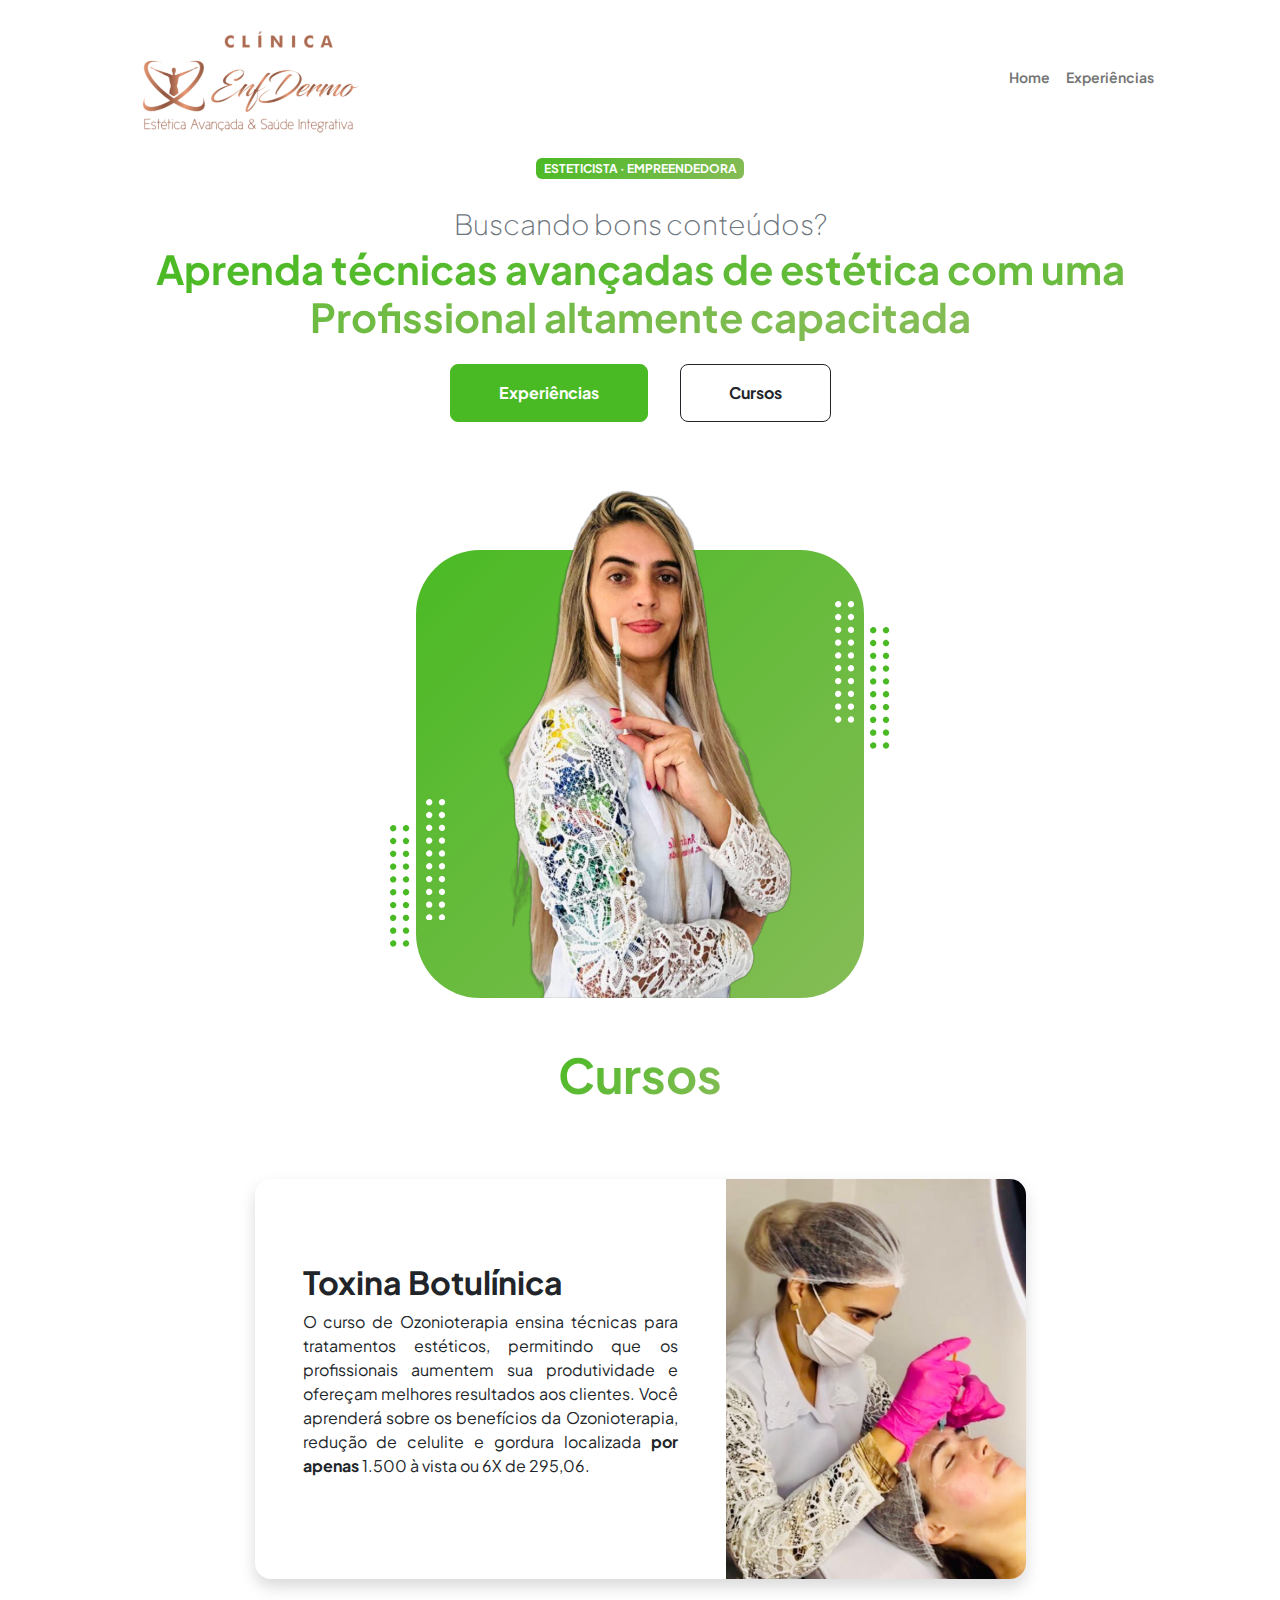
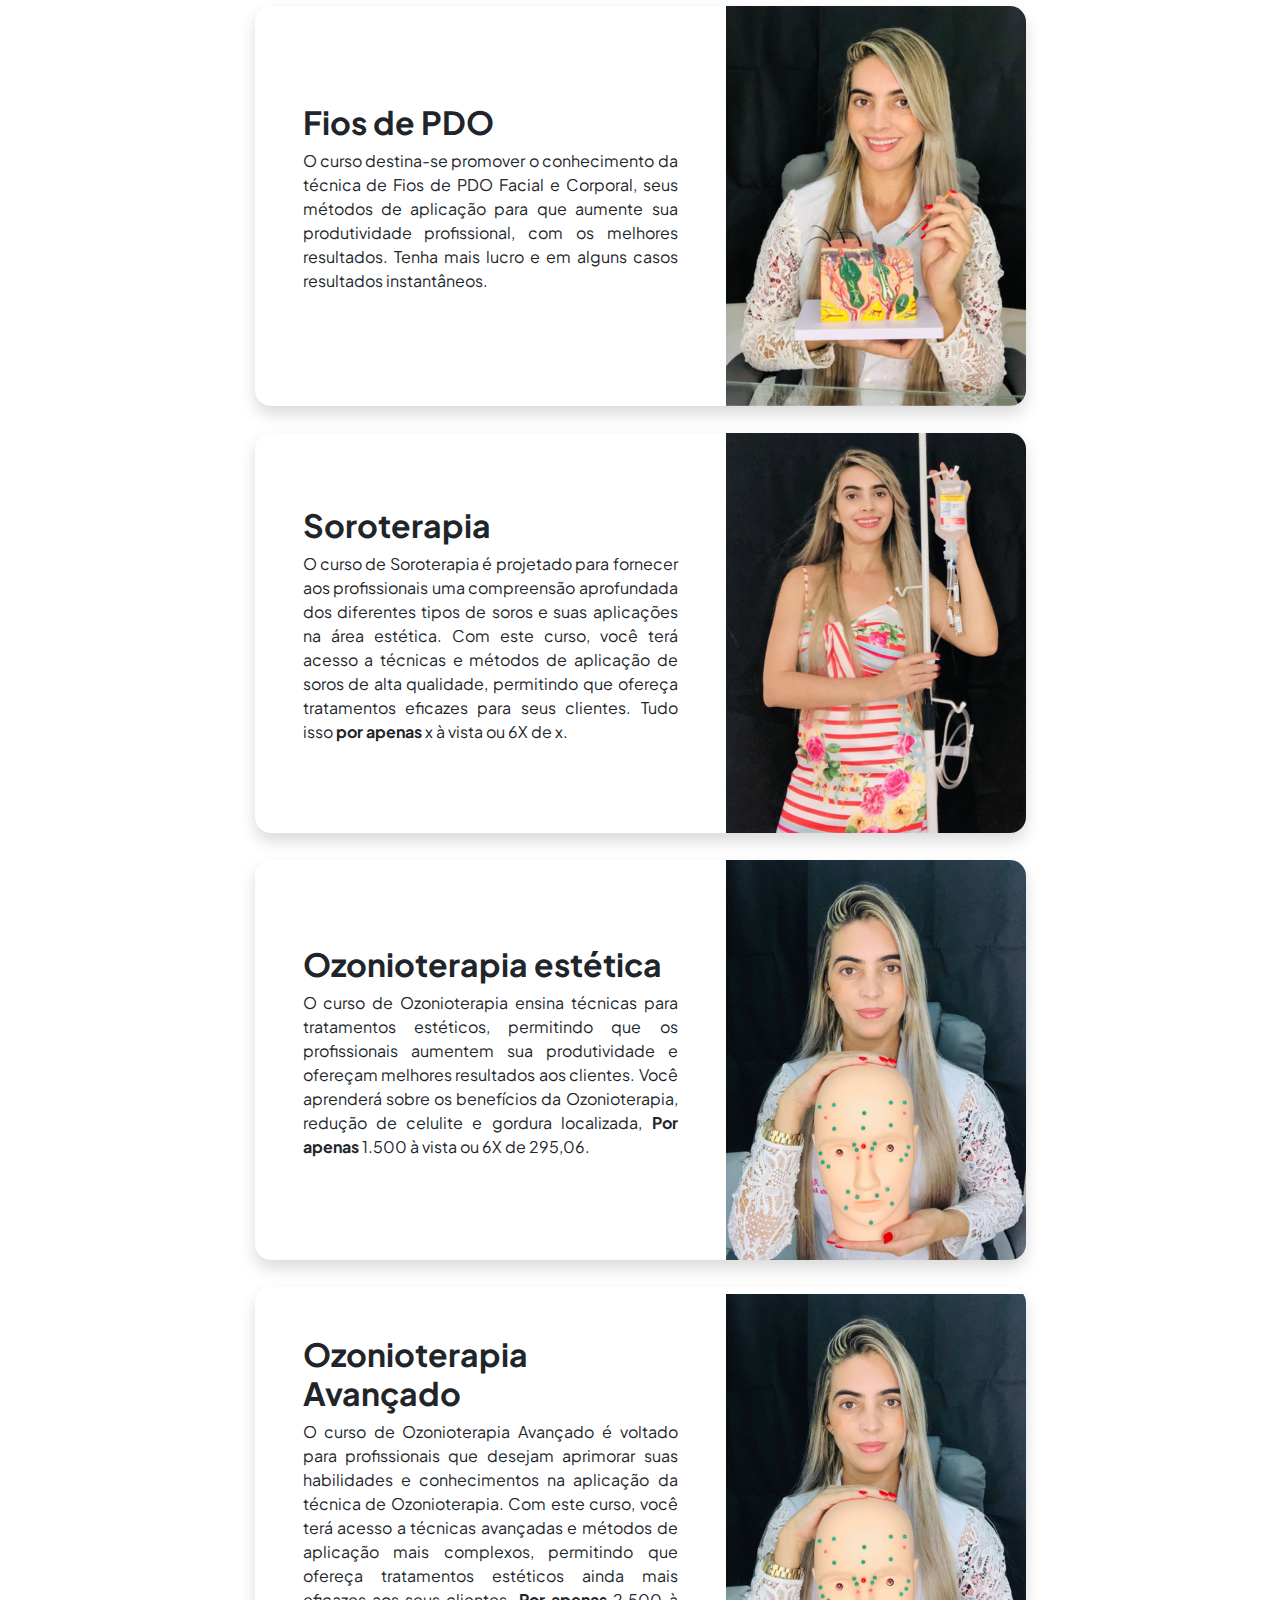
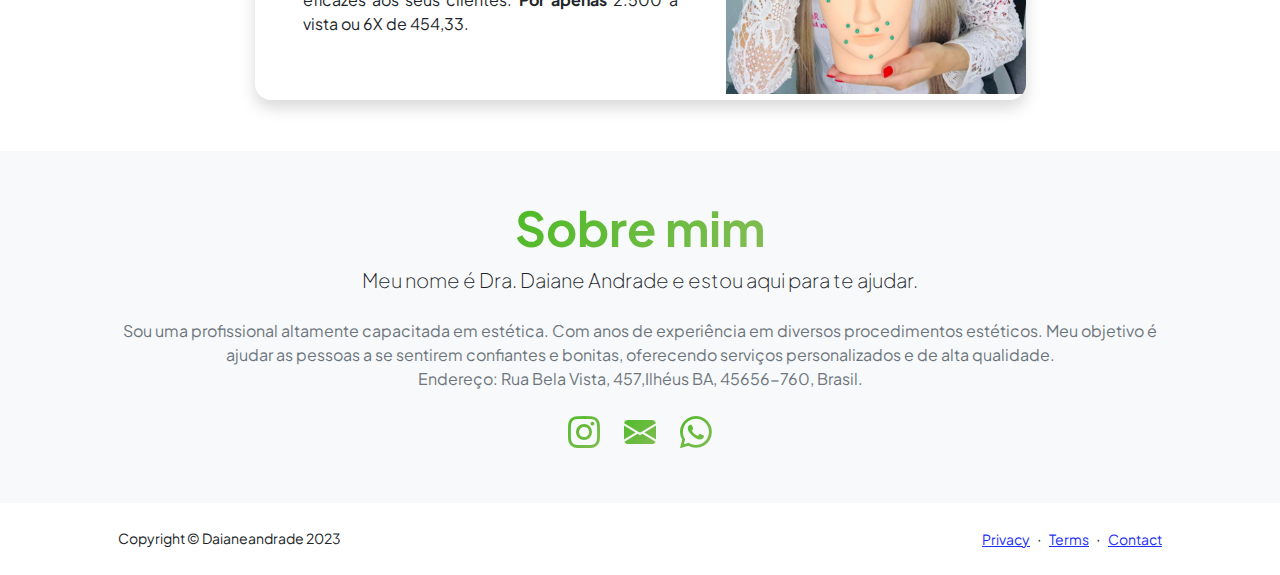
<file: index.html>
<!DOCTYPE html>
<html lang="en">

<head>
    <meta charset="utf-8" />
    <meta name="viewport" content="width=device-width, initial-scale=1, shrink-to-fit=no" />
    <meta name="description" content="" />
    <meta name="author" content="" />
    <title>Clínica EnfDerm</title>
    <!-- Favicon-->
    <link rel="icon" type="image/x-icon" href="assets/favicon.ico" />
    <!-- Custom Google font-->
    <link rel="preconnect" href="https://fonts.googleapis.com" />
    <link rel="preconnect" href="https://fonts.gstatic.com" crossorigin />
    <link
        href="https://fonts.googleapis.com/css2?family=Plus+Jakarta+Sans:wght@100;200;300;400;500;600;700;800;900&amp;display=swap"
        rel="stylesheet" />
    <!-- Bootstrap icons-->
    <link href="https://cdn.jsdelivr.net/npm/bootstrap-icons@1.8.1/font/bootstrap-icons.css" rel="stylesheet" />
    <!-- Core theme CSS (includes Bootstrap)-->
    <link href="css/styles.css" rel="stylesheet" />
</head>

<body class="d-flex flex-column h-100">
    <main class="flex-shrink-0">
        <!-- Navigation-->
        <nav class="navbar navbar-expand-lg navbar-light bg-white py-3">
            <div class="container px-5">
                <a class="navbar-brand" href="index.html"><img src="assets/logo.png" alt="logo" class="img-logo"></a>
                <div class="collapse navbar-collapse" id="navbarSupportedContent">
                    <ul class="navbar-nav ms-auto mb-2 mb-lg-0 small fw-bolder">
                        <li class="nav-item"><a class="nav-link" href="index.html">Home</a></li>
                        <li class="nav-item"><a class="nav-link" href="resume.html">Experiências</a></li>
                    </ul>
                </div>
            </div>
        </nav>
        <!-- Header-->
        <header class="py-5">
            <div class="container px-5 pb-5">
                <div class="row gx-5 align-items-center">
                    <div class="col-xxl-5">
                        <!-- Header text content-->
                        <div class="text-center text-xxl-start">
                            <div class="badge bg-gradient-primary-to-secondary text-white mb-4">
                                <div class="text-uppercase">Esteticista &middot; Empreendedora</div>
                            </div>
                            <div class="fs-3 fw-light text-muted">Buscando bons conteúdos?</div>
                            <h1 class="display-6 fw-bolder mb-5" class="textop1"><span
                                    class="text-gradient d-inline">Aprenda técnicas
                                    avançadas de estética com uma Profissional altamente capacitada</span></h1>
                            <div
                                class="d-grid gap-3 d-sm-flex justify-content-sm-center justify-content-xxl-start mb-3">
                                <a class="btn btn-primary btn-lg px-5 py-3 me-sm-3 fs-6 fw-bolder" id="butao"
                                    href="resume.html" style="margin-top: 20px;">Experiências</a>
                                <a class="btn btn-outline-dark btn-lg px-5 py-3 fs-6 fw-bolder" id="butao"
                                    href="#frame-curso" style="margin-top: 20px;">Cursos</a>
                            </div>
                        </div>
                    </div>
                    <div class="col-xxl-7">
                        <!-- Header profile picture-->
                        <div class="d-flex justify-content-center mt-5 mt-xxl-0">
                            <div class="profile bg-gradient-primary-to-secondary">
                                <!-- TIP: For best results, use a photo with a transparent background like the demo example below-->
                                <!-- Watch a tutorial on how to do this on YouTube (link)-->
                                <img class="profile-img" src="assets/profile.png" alt="..." />
                                <div class="dots-1">
                                    <!-- SVG Dots-->
                                    <svg version="1.1" xmlns="http://www.w3.org/2000/svg"
                                        xmlns:xlink="http://www.w3.org/1999/xlink" x="0px" y="0px"
                                        viewBox="0 0 191.6 1215.4" style="enable-background: new 0 0 191.6 1215.4"
                                        xml:space="preserve">
                                        <g transform="translate(0.000000,1280.000000) scale(0.100000,-0.100000)">
                                            <path
                                                d="M227.7,12788.6c-105-35-200-141-222-248c-43-206,163-412,369-369c155,32,275,190,260,339c-11,105-90,213-190,262        C383.7,12801.6,289.7,12808.6,227.7,12788.6z">
                                            </path>
                                            <path
                                                d="M1507.7,12788.6c-151-50-253-216-222-362c25-119,136-230,254-255c194-41,395,142,375,339c-11,105-90,213-190,262        C1663.7,12801.6,1569.7,12808.6,1507.7,12788.6z">
                                            </path>
                                            <path
                                                d="M227.7,11508.6c-105-35-200-141-222-248c-43-206,163-412,369-369c155,32,275,190,260,339c-11,105-90,213-190,262        C383.7,11521.6,289.7,11528.6,227.7,11508.6z">
                                            </path>
                                            <path
                                                d="M1507.7,11508.6c-151-50-253-216-222-362c25-119,136-230,254-255c194-41,395,142,375,339c-11,105-90,213-190,262        C1663.7,11521.6,1569.7,11528.6,1507.7,11508.6z">
                                            </path>
                                            <path
                                                d="M227.7,10228.6c-105-35-200-141-222-248c-43-206,163-412,369-369c155,32,275,190,260,339c-11,105-90,213-190,262        C383.7,10241.6,289.7,10248.6,227.7,10228.6z">
                                            </path>
                                            <path
                                                d="M1507.7,10228.6c-105-35-200-141-222-248c-43-206,163-412,369-369c155,32,275,190,260,339c-11,105-90,213-190,262        C1663.7,10241.6,1569.7,10248.6,1507.7,10228.6z">
                                            </path>
                                            <path
                                                d="M227.7,8948.6c-105-35-200-141-222-248c-43-206,163-412,369-369c155,32,275,190,260,339c-11,105-90,213-190,262        C383.7,8961.6,289.7,8968.6,227.7,8948.6z">
                                            </path>
                                            <path
                                                d="M1507.7,8948.6c-105-35-200-141-222-248c-43-206,163-412,369-369c155,32,275,190,260,339c-11,105-90,213-190,262        C1663.7,8961.6,1569.7,8968.6,1507.7,8948.6z">
                                            </path>
                                            <path
                                                d="M227.7,7668.6c-105-35-200-141-222-248c-43-206,163-412,369-369c155,32,275,190,260,339c-11,105-90,213-190,262        C383.7,7681.6,289.7,7688.6,227.7,7668.6z">
                                            </path>
                                            <path
                                                d="M1507.7,7668.6c-105-35-200-141-222-248c-43-206,163-412,369-369c155,32,275,190,260,339c-11,105-90,213-190,262        C1663.7,7681.6,1569.7,7688.6,1507.7,7668.6z">
                                            </path>
                                            <path
                                                d="M227.7,6388.6c-105-35-200-141-222-248c-43-206,163-412,369-369c155,32,275,190,260,339c-11,105-90,213-190,262        C383.7,6401.6,289.7,6408.6,227.7,6388.6z">
                                            </path>
                                            <path
                                                d="M1507.7,6388.6c-105-35-200-141-222-248c-43-206,163-412,369-369c155,32,275,190,260,339c-11,105-90,213-190,262        C1663.7,6401.6,1569.7,6408.6,1507.7,6388.6z">
                                            </path>
                                            <path
                                                d="M227.7,5108.6c-105-35-200-141-222-248c-43-206,163-412,369-369c155,32,275,190,260,339c-11,105-90,213-190,262        C383.7,5121.6,289.7,5128.6,227.7,5108.6z">
                                            </path>
                                            <path
                                                d="M1507.7,5108.6c-105-35-200-141-222-248c-43-206,163-412,369-369c155,32,275,190,260,339c-11,105-90,213-190,262        C1663.7,5121.6,1569.7,5128.6,1507.7,5108.6z">
                                            </path>
                                            <path
                                                d="M227.7,3828.6c-105-35-200-141-222-248c-43-206,163-412,369-369c155,32,275,190,260,339c-11,105-90,213-190,262        C383.7,3841.6,289.7,3848.6,227.7,3828.6z">
                                            </path>
                                            <path
                                                d="M1507.7,3828.6c-105-35-200-141-222-248c-43-206,163-412,369-369c155,32,275,190,260,339c-11,105-90,213-190,262        C1663.7,3841.6,1569.7,3848.6,1507.7,3828.6z">
                                            </path>
                                            <path
                                                d="M227.7,2548.6c-105-35-200-141-222-248c-43-206,163-412,369-369c155,32,275,190,260,339c-11,105-90,213-190,262        C383.7,2561.6,289.7,2568.6,227.7,2548.6z">
                                            </path>
                                            <path
                                                d="M1507.7,2548.6c-105-35-200-141-222-248c-43-206,163-412,369-369c155,32,275,190,260,339c-11,105-90,213-190,262        C1663.7,2561.6,1569.7,2568.6,1507.7,2548.6z">
                                            </path>
                                            <path
                                                d="M227.7,1268.6c-105-35-200-141-222-248c-43-206,163-412,369-369c155,32,275,190,260,339c-11,105-90,213-190,262        C383.7,1281.6,289.7,1288.6,227.7,1268.6z">
                                            </path>
                                            <path
                                                d="M1507.7,1268.6c-105-35-200-141-222-248c-43-206,163-412,369-369c155,32,275,190,260,339c-11,105-90,213-190,262        C1663.7,1281.6,1569.7,1288.6,1507.7,1268.6z">
                                            </path>
                                        </g>
                                    </svg>
                                    <!-- END of SVG dots-->
                                </div>
                                <div class="dots-2">
                                    <!-- SVG Dots-->
                                    <svg version="1.1" xmlns="http://www.w3.org/2000/svg"
                                        xmlns:xlink="http://www.w3.org/1999/xlink" x="0px" y="0px"
                                        viewBox="0 0 191.6 1215.4" style="enable-background: new 0 0 191.6 1215.4"
                                        xml:space="preserve">
                                        <g transform="translate(0.000000,1280.000000) scale(0.100000,-0.100000)">
                                            <path
                                                d="M227.7,12788.6c-105-35-200-141-222-248c-43-206,163-412,369-369c155,32,275,190,260,339c-11,105-90,213-190,262        C383.7,12801.6,289.7,12808.6,227.7,12788.6z">
                                            </path>
                                            <path
                                                d="M1507.7,12788.6c-151-50-253-216-222-362c25-119,136-230,254-255c194-41,395,142,375,339c-11,105-90,213-190,262        C1663.7,12801.6,1569.7,12808.6,1507.7,12788.6z">
                                            </path>
                                            <path
                                                d="M227.7,11508.6c-105-35-200-141-222-248c-43-206,163-412,369-369c155,32,275,190,260,339c-11,105-90,213-190,262        C383.7,11521.6,289.7,11528.6,227.7,11508.6z">
                                            </path>
                                            <path
                                                d="M1507.7,11508.6c-151-50-253-216-222-362c25-119,136-230,254-255c194-41,395,142,375,339c-11,105-90,213-190,262        C1663.7,11521.6,1569.7,11528.6,1507.7,11508.6z">
                                            </path>
                                            <path
                                                d="M227.7,10228.6c-105-35-200-141-222-248c-43-206,163-412,369-369c155,32,275,190,260,339c-11,105-90,213-190,262        C383.7,10241.6,289.7,10248.6,227.7,10228.6z">
                                            </path>
                                            <path
                                                d="M1507.7,10228.6c-105-35-200-141-222-248c-43-206,163-412,369-369c155,32,275,190,260,339c-11,105-90,213-190,262        C1663.7,10241.6,1569.7,10248.6,1507.7,10228.6z">
                                            </path>
                                            <path
                                                d="M227.7,8948.6c-105-35-200-141-222-248c-43-206,163-412,369-369c155,32,275,190,260,339c-11,105-90,213-190,262        C383.7,8961.6,289.7,8968.6,227.7,8948.6z">
                                            </path>
                                            <path
                                                d="M1507.7,8948.6c-105-35-200-141-222-248c-43-206,163-412,369-369c155,32,275,190,260,339c-11,105-90,213-190,262        C1663.7,8961.6,1569.7,8968.6,1507.7,8948.6z">
                                            </path>
                                            <path
                                                d="M227.7,7668.6c-105-35-200-141-222-248c-43-206,163-412,369-369c155,32,275,190,260,339c-11,105-90,213-190,262        C383.7,7681.6,289.7,7688.6,227.7,7668.6z">
                                            </path>
                                            <path
                                                d="M1507.7,7668.6c-105-35-200-141-222-248c-43-206,163-412,369-369c155,32,275,190,260,339c-11,105-90,213-190,262        C1663.7,7681.6,1569.7,7688.6,1507.7,7668.6z">
                                            </path>
                                            <path
                                                d="M227.7,6388.6c-105-35-200-141-222-248c-43-206,163-412,369-369c155,32,275,190,260,339c-11,105-90,213-190,262        C383.7,6401.6,289.7,6408.6,227.7,6388.6z">
                                            </path>
                                            <path
                                                d="M1507.7,6388.6c-105-35-200-141-222-248c-43-206,163-412,369-369c155,32,275,190,260,339c-11,105-90,213-190,262        C1663.7,6401.6,1569.7,6408.6,1507.7,6388.6z">
                                            </path>
                                            <path
                                                d="M227.7,5108.6c-105-35-200-141-222-248c-43-206,163-412,369-369c155,32,275,190,260,339c-11,105-90,213-190,262        C383.7,5121.6,289.7,5128.6,227.7,5108.6z">
                                            </path>
                                            <path
                                                d="M1507.7,5108.6c-105-35-200-141-222-248c-43-206,163-412,369-369c155,32,275,190,260,339c-11,105-90,213-190,262        C1663.7,5121.6,1569.7,5128.6,1507.7,5108.6z">
                                            </path>
                                            <path
                                                d="M227.7,3828.6c-105-35-200-141-222-248c-43-206,163-412,369-369c155,32,275,190,260,339c-11,105-90,213-190,262        C383.7,3841.6,289.7,3848.6,227.7,3828.6z">
                                            </path>
                                            <path
                                                d="M1507.7,3828.6c-105-35-200-141-222-248c-43-206,163-412,369-369c155,32,275,190,260,339c-11,105-90,213-190,262        C1663.7,3841.6,1569.7,3848.6,1507.7,3828.6z">
                                            </path>
                                            <path
                                                d="M227.7,2548.6c-105-35-200-141-222-248c-43-206,163-412,369-369c155,32,275,190,260,339c-11,105-90,213-190,262        C383.7,2561.6,289.7,2568.6,227.7,2548.6z">
                                            </path>
                                            <path
                                                d="M1507.7,2548.6c-105-35-200-141-222-248c-43-206,163-412,369-369c155,32,275,190,260,339c-11,105-90,213-190,262        C1663.7,2561.6,1569.7,2568.6,1507.7,2548.6z">
                                            </path>
                                            <path
                                                d="M227.7,1268.6c-105-35-200-141-222-248c-43-206,163-412,369-369c155,32,275,190,260,339c-11,105-90,213-190,262        C383.7,1281.6,289.7,1288.6,227.7,1268.6z">
                                            </path>
                                            <path
                                                d="M1507.7,1268.6c-105-35-200-141-222-248c-43-206,163-412,369-369c155,32,275,190,260,339c-11,105-90,213-190,262        C1663.7,1281.6,1569.7,1288.6,1507.7,1268.6z">
                                            </path>
                                        </g>
                                    </svg>
                                    <!-- END of SVG dots-->
                                </div>
                                <div class="dots-3">
                                    <!-- SVG Dots-->
                                    <svg version="1.1" xmlns="http://www.w3.org/2000/svg"
                                        xmlns:xlink="http://www.w3.org/1999/xlink" x="0px" y="0px"
                                        viewBox="0 0 191.6 1215.4" style="enable-background: new 0 0 191.6 1215.4"
                                        xml:space="preserve">
                                        <g transform="translate(0.000000,1280.000000) scale(0.100000,-0.100000)">
                                            <path
                                                d="M227.7,12788.6c-105-35-200-141-222-248c-43-206,163-412,369-369c155,32,275,190,260,339c-11,105-90,213-190,262        C383.7,12801.6,289.7,12808.6,227.7,12788.6z">
                                            </path>
                                            <path
                                                d="M1507.7,12788.6c-151-50-253-216-222-362c25-119,136-230,254-255c194-41,395,142,375,339c-11,105-90,213-190,262        C1663.7,12801.6,1569.7,12808.6,1507.7,12788.6z">
                                            </path>
                                            <path
                                                d="M227.7,11508.6c-105-35-200-141-222-248c-43-206,163-412,369-369c155,32,275,190,260,339c-11,105-90,213-190,262        C383.7,11521.6,289.7,11528.6,227.7,11508.6z">
                                            </path>
                                            <path
                                                d="M1507.7,11508.6c-151-50-253-216-222-362c25-119,136-230,254-255c194-41,395,142,375,339c-11,105-90,213-190,262        C1663.7,11521.6,1569.7,11528.6,1507.7,11508.6z">
                                            </path>
                                            <path
                                                d="M227.7,10228.6c-105-35-200-141-222-248c-43-206,163-412,369-369c155,32,275,190,260,339c-11,105-90,213-190,262        C383.7,10241.6,289.7,10248.6,227.7,10228.6z">
                                            </path>
                                            <path
                                                d="M1507.7,10228.6c-105-35-200-141-222-248c-43-206,163-412,369-369c155,32,275,190,260,339c-11,105-90,213-190,262        C1663.7,10241.6,1569.7,10248.6,1507.7,10228.6z">
                                            </path>
                                            <path
                                                d="M227.7,8948.6c-105-35-200-141-222-248c-43-206,163-412,369-369c155,32,275,190,260,339c-11,105-90,213-190,262        C383.7,8961.6,289.7,8968.6,227.7,8948.6z">
                                            </path>
                                            <path
                                                d="M1507.7,8948.6c-105-35-200-141-222-248c-43-206,163-412,369-369c155,32,275,190,260,339c-11,105-90,213-190,262        C1663.7,8961.6,1569.7,8968.6,1507.7,8948.6z">
                                            </path>
                                            <path
                                                d="M227.7,7668.6c-105-35-200-141-222-248c-43-206,163-412,369-369c155,32,275,190,260,339c-11,105-90,213-190,262        C383.7,7681.6,289.7,7688.6,227.7,7668.6z">
                                            </path>
                                            <path
                                                d="M1507.7,7668.6c-105-35-200-141-222-248c-43-206,163-412,369-369c155,32,275,190,260,339c-11,105-90,213-190,262        C1663.7,7681.6,1569.7,7688.6,1507.7,7668.6z">
                                            </path>
                                            <path
                                                d="M227.7,6388.6c-105-35-200-141-222-248c-43-206,163-412,369-369c155,32,275,190,260,339c-11,105-90,213-190,262        C383.7,6401.6,289.7,6408.6,227.7,6388.6z">
                                            </path>
                                            <path
                                                d="M1507.7,6388.6c-105-35-200-141-222-248c-43-206,163-412,369-369c155,32,275,190,260,339c-11,105-90,213-190,262        C1663.7,6401.6,1569.7,6408.6,1507.7,6388.6z">
                                            </path>
                                            <path
                                                d="M227.7,5108.6c-105-35-200-141-222-248c-43-206,163-412,369-369c155,32,275,190,260,339c-11,105-90,213-190,262        C383.7,5121.6,289.7,5128.6,227.7,5108.6z">
                                            </path>
                                            <path
                                                d="M1507.7,5108.6c-105-35-200-141-222-248c-43-206,163-412,369-369c155,32,275,190,260,339c-11,105-90,213-190,262        C1663.7,5121.6,1569.7,5128.6,1507.7,5108.6z">
                                            </path>
                                            <path
                                                d="M227.7,3828.6c-105-35-200-141-222-248c-43-206,163-412,369-369c155,32,275,190,260,339c-11,105-90,213-190,262        C383.7,3841.6,289.7,3848.6,227.7,3828.6z">
                                            </path>
                                            <path
                                                d="M1507.7,3828.6c-105-35-200-141-222-248c-43-206,163-412,369-369c155,32,275,190,260,339c-11,105-90,213-190,262        C1663.7,3841.6,1569.7,3848.6,1507.7,3828.6z">
                                            </path>
                                            <path
                                                d="M227.7,2548.6c-105-35-200-141-222-248c-43-206,163-412,369-369c155,32,275,190,260,339c-11,105-90,213-190,262        C383.7,2561.6,289.7,2568.6,227.7,2548.6z">
                                            </path>
                                            <path
                                                d="M1507.7,2548.6c-105-35-200-141-222-248c-43-206,163-412,369-369c155,32,275,190,260,339c-11,105-90,213-190,262        C1663.7,2561.6,1569.7,2568.6,1507.7,2548.6z">
                                            </path>
                                            <path
                                                d="M227.7,1268.6c-105-35-200-141-222-248c-43-206,163-412,369-369c155,32,275,190,260,339c-11,105-90,213-190,262        C383.7,1281.6,289.7,1288.6,227.7,1268.6z">
                                            </path>
                                            <path
                                                d="M1507.7,1268.6c-105-35-200-141-222-248c-43-206,163-412,369-369c155,32,275,190,260,339c-11,105-90,213-190,262        C1663.7,1281.6,1569.7,1288.6,1507.7,1268.6z">
                                            </path>
                                        </g>
                                    </svg>
                                    <!-- END of SVG dots-->
                                </div>
                                <div class="dots-4">
                                    <!-- SVG Dots-->
                                    <svg version="1.1" xmlns="http://www.w3.org/2000/svg"
                                        xmlns:xlink="http://www.w3.org/1999/xlink" x="0px" y="0px"
                                        viewBox="0 0 191.6 1215.4" style="enable-background: new 0 0 191.6 1215.4"
                                        xml:space="preserve">
                                        <g transform="translate(0.000000,1280.000000) scale(0.100000,-0.100000)">
                                            <path
                                                d="M227.7,12788.6c-105-35-200-141-222-248c-43-206,163-412,369-369c155,32,275,190,260,339c-11,105-90,213-190,262        C383.7,12801.6,289.7,12808.6,227.7,12788.6z">
                                            </path>
                                            <path
                                                d="M1507.7,12788.6c-151-50-253-216-222-362c25-119,136-230,254-255c194-41,395,142,375,339c-11,105-90,213-190,262        C1663.7,12801.6,1569.7,12808.6,1507.7,12788.6z">
                                            </path>
                                            <path
                                                d="M227.7,11508.6c-105-35-200-141-222-248c-43-206,163-412,369-369c155,32,275,190,260,339c-11,105-90,213-190,262        C383.7,11521.6,289.7,11528.6,227.7,11508.6z">
                                            </path>
                                            <path
                                                d="M1507.7,11508.6c-151-50-253-216-222-362c25-119,136-230,254-255c194-41,395,142,375,339c-11,105-90,213-190,262        C1663.7,11521.6,1569.7,11528.6,1507.7,11508.6z">
                                            </path>
                                            <path
                                                d="M227.7,10228.6c-105-35-200-141-222-248c-43-206,163-412,369-369c155,32,275,190,260,339c-11,105-90,213-190,262        C383.7,10241.6,289.7,10248.6,227.7,10228.6z">
                                            </path>
                                            <path
                                                d="M1507.7,10228.6c-105-35-200-141-222-248c-43-206,163-412,369-369c155,32,275,190,260,339c-11,105-90,213-190,262        C1663.7,10241.6,1569.7,10248.6,1507.7,10228.6z">
                                            </path>
                                            <path
                                                d="M227.7,8948.6c-105-35-200-141-222-248c-43-206,163-412,369-369c155,32,275,190,260,339c-11,105-90,213-190,262        C383.7,8961.6,289.7,8968.6,227.7,8948.6z">
                                            </path>
                                            <path
                                                d="M1507.7,8948.6c-105-35-200-141-222-248c-43-206,163-412,369-369c155,32,275,190,260,339c-11,105-90,213-190,262        C1663.7,8961.6,1569.7,8968.6,1507.7,8948.6z">
                                            </path>
                                            <path
                                                d="M227.7,7668.6c-105-35-200-141-222-248c-43-206,163-412,369-369c155,32,275,190,260,339c-11,105-90,213-190,262        C383.7,7681.6,289.7,7688.6,227.7,7668.6z">
                                            </path>
                                            <path
                                                d="M1507.7,7668.6c-105-35-200-141-222-248c-43-206,163-412,369-369c155,32,275,190,260,339c-11,105-90,213-190,262        C1663.7,7681.6,1569.7,7688.6,1507.7,7668.6z">
                                            </path>
                                            <path
                                                d="M227.7,6388.6c-105-35-200-141-222-248c-43-206,163-412,369-369c155,32,275,190,260,339c-11,105-90,213-190,262        C383.7,6401.6,289.7,6408.6,227.7,6388.6z">
                                            </path>
                                            <path
                                                d="M1507.7,6388.6c-105-35-200-141-222-248c-43-206,163-412,369-369c155,32,275,190,260,339c-11,105-90,213-190,262        C1663.7,6401.6,1569.7,6408.6,1507.7,6388.6z">
                                            </path>
                                            <path
                                                d="M227.7,5108.6c-105-35-200-141-222-248c-43-206,163-412,369-369c155,32,275,190,260,339c-11,105-90,213-190,262        C383.7,5121.6,289.7,5128.6,227.7,5108.6z">
                                            </path>
                                            <path
                                                d="M1507.7,5108.6c-105-35-200-141-222-248c-43-206,163-412,369-369c155,32,275,190,260,339c-11,105-90,213-190,262        C1663.7,5121.6,1569.7,5128.6,1507.7,5108.6z">
                                            </path>
                                            <path
                                                d="M227.7,3828.6c-105-35-200-141-222-248c-43-206,163-412,369-369c155,32,275,190,260,339c-11,105-90,213-190,262        C383.7,3841.6,289.7,3848.6,227.7,3828.6z">
                                            </path>
                                            <path
                                                d="M1507.7,3828.6c-105-35-200-141-222-248c-43-206,163-412,369-369c155,32,275,190,260,339c-11,105-90,213-190,262        C1663.7,3841.6,1569.7,3848.6,1507.7,3828.6z">
                                            </path>
                                            <path
                                                d="M227.7,2548.6c-105-35-200-141-222-248c-43-206,163-412,369-369c155,32,275,190,260,339c-11,105-90,213-190,262        C383.7,2561.6,289.7,2568.6,227.7,2548.6z">
                                            </path>
                                            <path
                                                d="M1507.7,2548.6c-105-35-200-141-222-248c-43-206,163-412,369-369c155,32,275,190,260,339c-11,105-90,213-190,262        C1663.7,2561.6,1569.7,2568.6,1507.7,2548.6z">
                                            </path>
                                            <path
                                                d="M227.7,1268.6c-105-35-200-141-222-248c-43-206,163-412,369-369c155,32,275,190,260,339c-11,105-90,213-190,262        C383.7,1281.6,289.7,1288.6,227.7,1268.6z">
                                            </path>
                                            <path
                                                d="M1507.7,1268.6c-105-35-200-141-222-248c-43-206,163-412,369-369c155,32,275,190,260,339c-11,105-90,213-190,262        C1663.7,1281.6,1569.7,1288.6,1507.7,1268.6z">
                                            </path>
                                        </g>
                                    </svg>
                                    <!-- END of SVG dots-->
                                </div>
                            </div>
                        </div>
                    </div>
                </div>
            </div>
        </header>
        <!-- Section cursos-->

        <section class="py-5">
            <div class="container px-5 mb-5">
                <div class="text-center mb-5">
                    <div class="" id="frame-curso"></div>
                    <h1 class="display-5 fw-bolder mb-0"><span class="text-gradient d-inline">Cursos</span></h1>
                </div>
                <div class="row gx-5 justify-content-center">
                    <div class="col-lg-11 col-xl-9 col-xxl-8">
                        <div class="card-deck my-5">
                            <!-- Project Card 1-->
                            <div><br></div>
                            <div class="card overflow-hidden shadow rounded-4 border-0 mb-5">
                                <div class="card-body p-0">
                                    <div class="d-flex align-items-center">
                                        <div class="p-5">
                                            <h2 class=" fw-bolder">Toxina Botulínica</h2>
                                            <p style="text-align: justify;">O curso de Ozonioterapia ensina técnicas
                                                para
                                                tratamentos estéticos, permitindo que os profissionais aumentem sua
                                                produtividade e ofereçam
                                                melhores resultados aos clientes. Você aprenderá sobre os benefícios da
                                                Ozonioterapia,
                                                redução de celulite e gordura localizada <b>por apenas</b> 1.500 à vista
                                                ou
                                                6X de 295,06.
                                            </p>
                                        </div>
                                        <img class="img-fluid" src="assets/4.png" alt="imagem do curso" />
                                    </div>
                                </div>
                            </div>
                            <!-- Project Card 2-->
                            <div><br></div>
                            <div class="card overflow-hidden shadow rounded-4 border-0 mb-5">
                                <div class="card-body p-0">
                                    <div class="d-flex align-items-center">
                                        <div class="p-5">
                                            <h2 class="fw-bolder">Fios de PDO</h2>
                                            <p style="text-align: justify;">O curso destina-se promover o conhecimento
                                                da
                                                técnica de Fios de PDO Facial e
                                                Corporal,
                                                seus métodos de aplicação para que aumente sua produtividade
                                                profissional,
                                                com os melhores resultados.
                                                Tenha mais lucro e em alguns casos resultados instantâneos.</p>
                                        </div>
                                        <img class="img-fluid" src="assets/3.png" alt="..." />
                                    </div>
                                </div>
                            </div>
                            <!-- Project Card 3-->
                            <div><br></div>
                            <div class="card overflow-hidden shadow rounded-4 border-0 mb-5">
                                <div class="card-body p-0">
                                    <div class="d-flex align-items-center">
                                        <div class="p-5">
                                            <h2 class="fw-bolder">Soroterapia</h2>
                                            <p style="text-align: justify;">O curso de Soroterapia é projetado para
                                                fornecer
                                                aos profissionais uma compreensão aprofundada
                                                dos diferentes tipos de soros e suas aplicações na área estética.
                                                Com este curso, você terá acesso a técnicas e métodos de aplicação de
                                                soros
                                                de alta qualidade,
                                                permitindo que ofereça tratamentos eficazes para seus clientes.
                                                Tudo isso<b> por apenas</b> x à vista ou
                                                6X de x.</p>
                                        </div>
                                        <img class="img-fluid" src="assets/1.png" alt="..." />
                                    </div>
                                </div>
                            </div>
                            <!-- Project Card 4-->
                            <div><br></div>
                            <div class="card overflow-hidden shadow rounded-4 border-0 mb-5">
                                <div class="card-body p-0">
                                    <div class="d-flex align-items-center">
                                        <div class="p-5">
                                            <h2 class="fw-bolder">Ozonioterapia estética</h2>
                                            <p style="text-align: justify;">O curso de Ozonioterapia ensina técnicas
                                                para
                                                tratamentos estéticos, permitindo que os profissionais aumentem sua
                                                produtividade e ofereçam
                                                melhores resultados aos clientes. Você aprenderá sobre os benefícios da
                                                Ozonioterapia,
                                                redução de celulite e gordura localizada, <b>Por apenas</b> 1.500 à
                                                vista ou
                                                6X de 295,06.
                                            </p>
                                        </div>
                                        <img class="img-fluid" src="assets/2.png" alt="..." />
                                    </div>
                                </div>
                            </div>
                            <div><br></div>
                            <!-- Project Card 5-->
                            <div class="card overflow-hidden shadow rounded-4 border-0 mb-5">
                                <div class="card-body p-0">
                                    <div class="d-flex align-items-center">
                                        <div class="p-5">
                                            <h2 class="fw-bolder">Ozonioterapia Avançado</h2>
                                            <p style="text-align: justify;">O curso de Ozonioterapia Avançado é voltado
                                                para
                                                profissionais que desejam aprimorar suas habilidades
                                                e conhecimentos na aplicação da técnica de Ozonioterapia. Com este
                                                curso,
                                                você terá acesso a técnicas avançadas
                                                e métodos de aplicação mais complexos, permitindo que ofereça
                                                tratamentos
                                                estéticos ainda mais eficazes aos seus clientes. <b>Por apenas</b> 2.500
                                                à
                                                vista ou 6X de 454,33.
                                            </p>
                                        </div>
                                        <img class="img-fluid" src="assets/2.png" alt="..." />
                                    </div>
                                </div>
                            </div>
                        </div>
                    </div>
                </div>
            </div>
        </section>

        <!-- About Section-->
        <section class="bg-light py-5">
            <div class="container px-5">
                <div class="row gx-5 justify-content-center">
                    <div class="col-xxl-8">
                        <div class="text-center my-5">
                            <h2 class="display-5 fw-bolder"><span class="text-gradient d-inline">Sobre mim</span></h2>
                            <p class="lead fw-light mb-4">Meu nome é Dra. Daiane Andrade e estou aqui para te ajudar.
                            </p>
                            <p class="text-muted">
                                Sou uma profissional altamente capacitada em estética.
                                Com anos de experiência em diversos procedimentos estéticos.
                                Meu objetivo é ajudar as pessoas a se sentirem confiantes e bonitas,
                                oferecendo serviços personalizados e de alta qualidade.

                                <br>
                                Endereço: Rua Bela Vista, 457,Ilhéus BA, 45656-760, Brasil.
                            </p>
                            <div class="d-flex justify-content-center fs-2 gap-4">
                                <a class="text-gradient" href="#!"><i class="bi bi-instagram"></i></a>
                                <a class="text-gradient" href="#!"><i class="bi bi-envelope-fill"></i></a>
                                <a class="text-gradient" href="#!"><i class="bi bi-whatsapp"></i></a>
                            </div>
                        </div>
                    </div>
                </div>
            </div>
        </section>
    </main>
    <!-- Footer-->
    <footer class="bg-white py-4 mt-auto">
        <div class="container px-5">
            <div class="row align-items-center justify-content-between flex-column flex-sm-row">
                <div class="col-auto">
                    <div class="small m-0">Copyright &copy; Daianeandrade 2023</div>
                </div>
                <div class="col-auto">
                    <a class="small" href="#!">Privacy</a>
                    <span class="mx-1">&middot;</span>
                    <a class="small" href="#!">Terms</a>
                    <span class="mx-1">&middot;</span>
                    <a class="small" href="#!">Contact</a>
                </div>
            </div>
        </div>
    </footer>
    <!-- Bootstrap core JS-->
    <script src="https://cdn.jsdelivr.net/npm/bootstrap@5.2.3/dist/js/bootstrap.bundle.min.js"></script>
    <!-- Core theme JS-->
    <script src="js/scripts.js"></script>
</body>

</html>
</file>
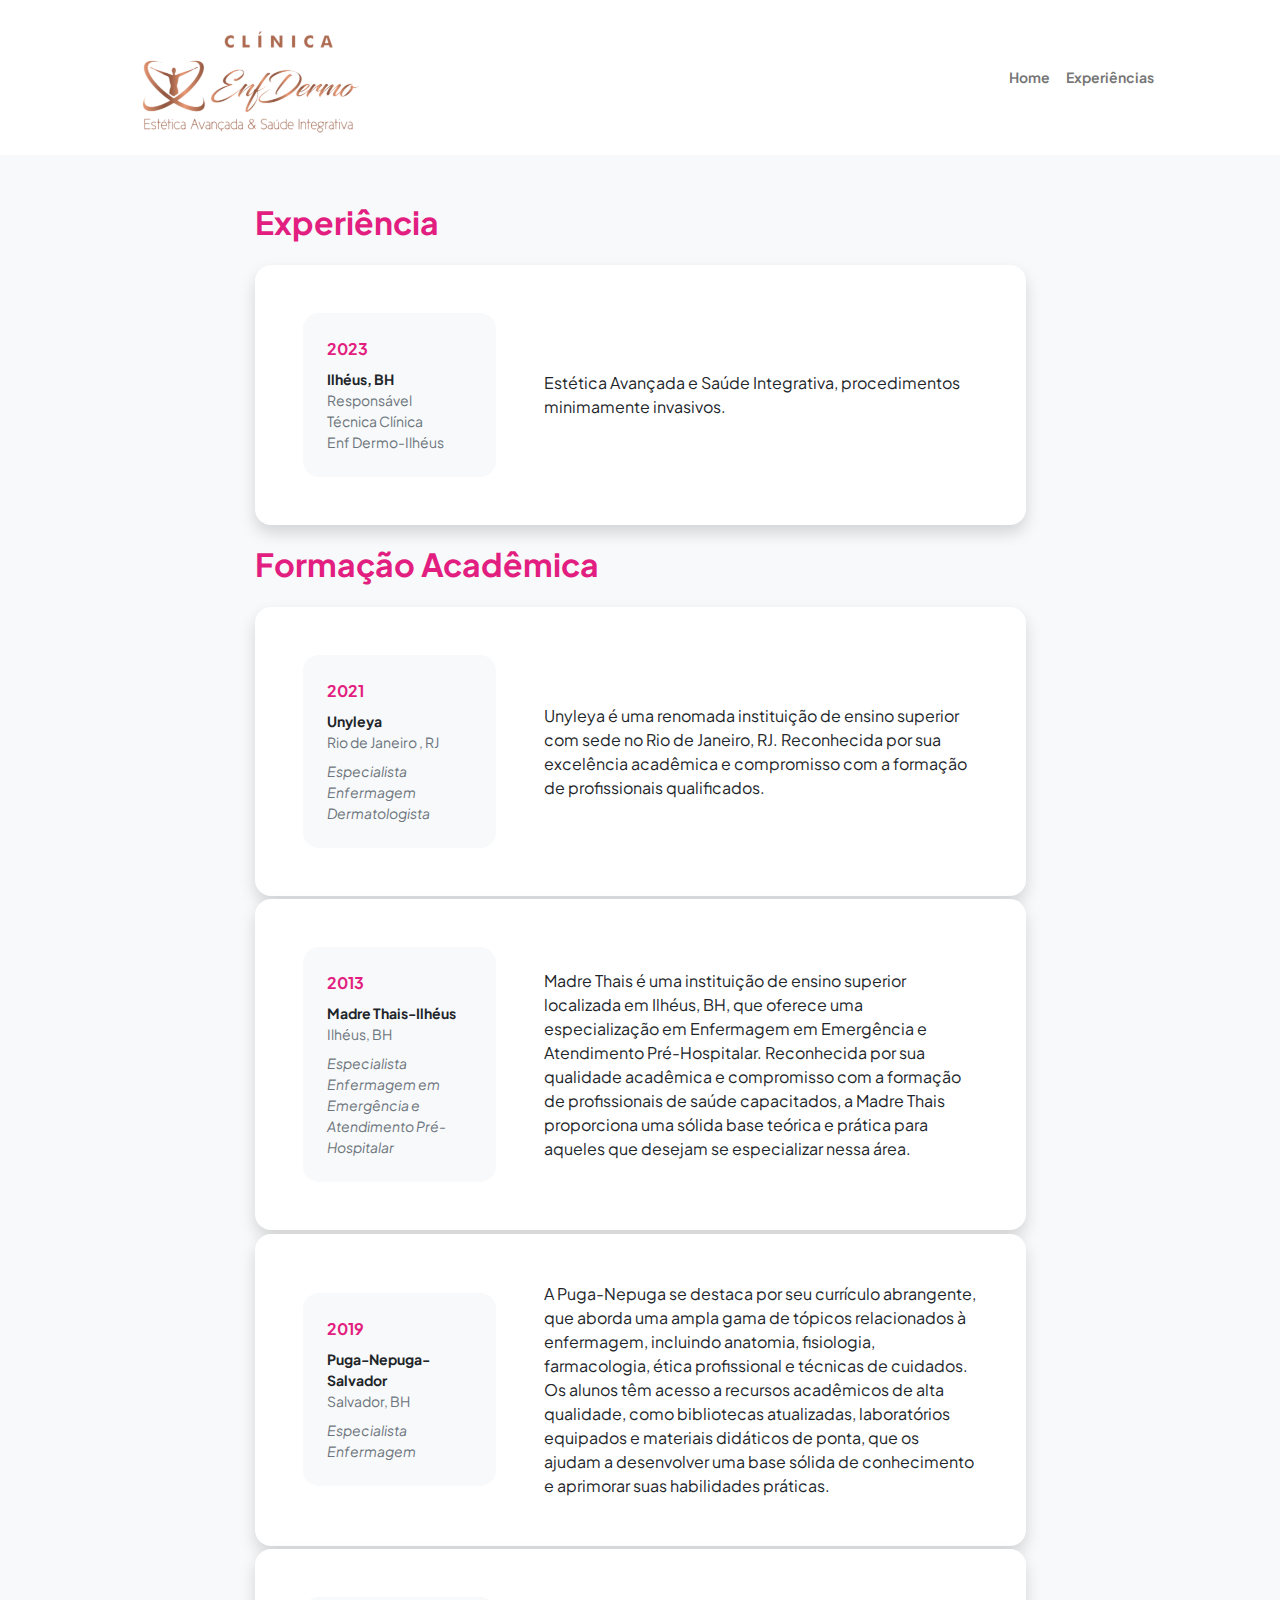
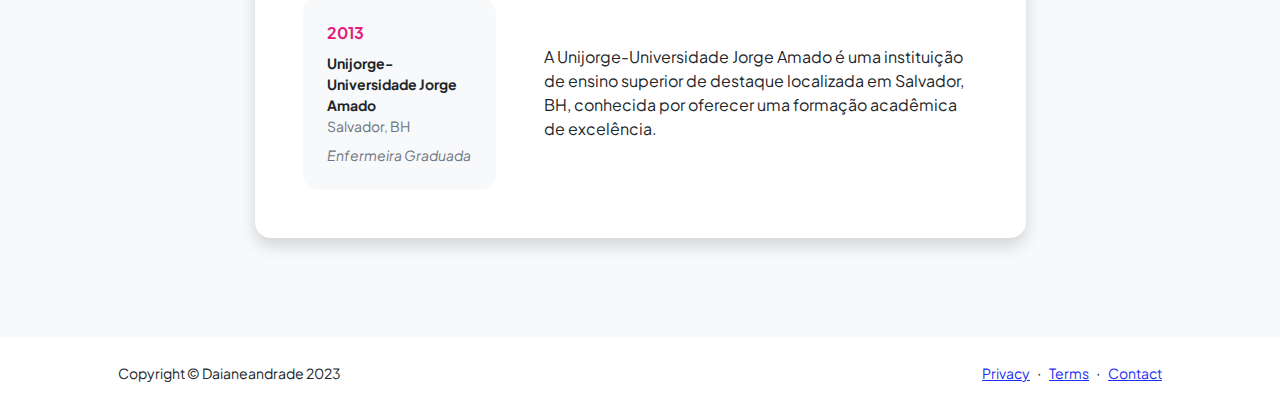
<file: resume.html>
<!DOCTYPE html>
<html lang="en">

<head>
    <meta charset="utf-8" />
    <meta name="viewport" content="width=device-width, initial-scale=1, shrink-to-fit=no" />
    <meta name="description" content="" />
    <meta name="author" content="" />
    <title>Clínica EnfDerm</title>
    <!-- Favicon-->
    <link rel="icon" type="image/x-icon" href="assets/favicon.ico" />
    <!-- Custom Google font-->
    <link rel="preconnect" href="https://fonts.googleapis.com" />
    <link rel="preconnect" href="https://fonts.gstatic.com" crossorigin />
    <link
        href="https://fonts.googleapis.com/css2?family=Plus+Jakarta+Sans:wght@100;200;300;400;500;600;700;800;900&amp;display=swap"
        rel="stylesheet" />
    <!-- Bootstrap icons-->
    <link href="https://cdn.jsdelivr.net/npm/bootstrap-icons@1.8.1/font/bootstrap-icons.css" rel="stylesheet" />
    <!-- Core theme CSS (includes Bootstrap)-->
    <link href="css/styles.css" rel="stylesheet" />
</head>

<body class="d-flex flex-column h-100 bg-light">
    <main class="flex-shrink-0">
        <!-- Navigation-->
        <nav class="navbar navbar-expand-lg navbar-light bg-white py-3">
            <div class="container px-5">
                <a class="navbar-brand" href="index.html"><img src="assets/logo.png" alt="logo" class="img-logo"></a>
                <div class="collapse navbar-collapse" id="navbarSupportedContent">
                    <ul class="navbar-nav ms-auto mb-2 mb-lg-0 small fw-bolder">
                        <li class="nav-item"><a class="nav-link" href="index.html">Home</a></li>
                        <li class="nav-item"><a class="nav-link" href="resume.html">Experiências</a></li>
                    </ul>
                </div>
            </div>
        </nav>
        <!-- Page Content-->
        <div class="container px-5 my-5">
            <div class="row gx-5 justify-content-center">
                <div class="col-lg-11 col-xl-9 col-xxl-8">
                    <!-- Experience Section-->
                    <section>
                        <div class="d-flex align-items-center justify-content-between mb-4">
                            <h2 class="text-primary fw-bolder mb-0" style="color: #4ebb28;">Experiência</h2>
                            <!-- Download resume button-->
                            <!-- Note: Set the link href target to a PDF file within your project-->
                        </div>
                        <!-- Experience Card 1-->
                        <div class="card shadow border-0 rounded-4 mb-5">
                            <div class="card-body p-5">
                                <div class="row align-items-center gx-5">
                                    <div class="col text-center text-lg-start mb-4 mb-lg-0">
                                        <div class="bg-light p-4 rounded-4">
                                            <div class="text-primary fw-bolder mb-2">2023</div>
                                            <div class="small fw-bolder">Ilhéus, BH</div>
                                            <div class="small text-muted">Responsável<br>Técnica Clínica</div>
                                            <div class="small text-muted">Enf Dermo-Ilhéus</div>
                                        </div>
                                    </div>
                                    <div class="col-lg-8">
                                        <div>Estética Avançada e Saúde Integrativa, procedimentos minimamente invasivos.
                                        </div>
                                    </div>
                                </div>
                            </div>
                        </div>
                    </section>
                    <!-- Education Section -->
                    <section>
                        <h2 class="text-secondary fw-bolder mb-4" style="margin-top: 20px;">Formação Acadêmica</h2>
                        <!-- Education Card 1-->
                        <div class="card shadow border-0 rounded-4 mb-5">
                            <div class="card-body p-5">
                                <div class="row align-items-center gx-5">
                                    <div class="col text-center text-lg-start mb-4 mb-lg-0">
                                        <div class="bg-light p-4 rounded-4">
                                            <div class="text-secondary fw-bolder mb-2">2021</div>
                                            <div class="mb-2">
                                                <div class="small fw-bolder">Unyleya</div>
                                                <div class="small text-muted">Rio de Janeiro , RJ</div>
                                            </div>
                                            <div class="fst-italic">
                                                <div class="small text-muted">Especialista</div>
                                                <div class="small text-muted">Enfermagem Dermatologista</div>
                                            </div>
                                        </div>
                                    </div>
                                    <div class="col-lg-8">
                                        <div>Unyleya é uma renomada instituição de ensino superior com sede no Rio de
                                            Janeiro, RJ.
                                            Reconhecida por sua excelência acadêmica e compromisso com a formação de
                                            profissionais qualificados.</div>
                                    </div>
                                </div>
                            </div>
                        </div>
                        <div class="card shadow border-0 rounded-4 mb-5">
                            <div class="card-body p-5">
                                <div class="row align-items-center gx-5">
                                    <div class="col text-center text-lg-start mb-4 mb-lg-0">
                                        <div class="bg-light p-4 rounded-4">
                                            <div class="text-secondary fw-bolder mb-2">2013</div>
                                            <div class="mb-2">
                                                <div class="small fw-bolder">Madre Thais-Ilhéus</div>
                                                <div class="small text-muted">Ilhéus, BH</div>
                                            </div>
                                            <div class="fst-italic">
                                                <div class="small text-muted">Especialista</div>
                                                <div class="small text-muted">Enfermagem em Emergência e Atendimento
                                                    Pré-Hospitalar</div>
                                            </div>
                                        </div>
                                    </div>
                                    <div class="col-lg-8">
                                        <div>
                                            Madre Thais é uma instituição de ensino superior localizada em Ilhéus, BH,
                                            que oferece uma especialização em Enfermagem em Emergência e Atendimento
                                            Pré-Hospitalar.
                                            Reconhecida por sua qualidade acadêmica e compromisso com a formação de
                                            profissionais de saúde capacitados, a Madre Thais proporciona uma sólida
                                            base teórica e
                                            prática para aqueles que desejam se especializar nessa área.</div>
                                    </div>
                                </div>
                            </div>
                        </div>
                        <div class="card shadow border-0 rounded-4 mb-5">
                            <div class="card-body p-5">
                                <div class="row align-items-center gx-5">
                                    <div class="col text-center text-lg-start mb-4 mb-lg-0">
                                        <div class="bg-light p-4 rounded-4">
                                            <div class="text-secondary fw-bolder mb-2">2019</div>
                                            <div class="mb-2">
                                                <div class="small fw-bolder">Puga-Nepuga-Salvador</div>
                                                <div class="small text-muted">Salvador, BH</div>
                                            </div>
                                            <div class="fst-italic">
                                                <div class="small text-muted">Especialista</div>
                                                <div class="small text-muted">Enfermagem</div>
                                            </div>
                                        </div>
                                    </div>
                                    <div class="col-lg-8">
                                        <div>A Puga-Nepuga se destaca por seu currículo abrangente, que aborda uma ampla
                                            gama de tópicos
                                            relacionados à enfermagem, incluindo anatomia, fisiologia, farmacologia,
                                            ética profissional e
                                            técnicas de cuidados. Os alunos têm acesso a recursos acadêmicos de alta
                                            qualidade, como
                                            bibliotecas atualizadas, laboratórios equipados e materiais didáticos de
                                            ponta, que os ajudam a
                                            desenvolver uma base sólida de conhecimento e aprimorar suas habilidades
                                            práticas.</div>
                                    </div>
                                </div>
                            </div>
                        </div>
                        <!-- Education Card 2-->
                        <div class="card shadow border-0 rounded-4 mb-5">
                            <div class="card-body p-5">
                                <div class="row align-items-center gx-5">
                                    <div class="col text-center text-lg-start mb-4 mb-lg-0">
                                        <div class="bg-light p-4 rounded-4">
                                            <div class="text-secondary fw-bolder mb-2">2013</div>
                                            <div class="mb-2">
                                                <div class="small fw-bolder">Unijorge-Universidade Jorge Amado</div>
                                                <div class="small text-muted">Salvador, BH</div>
                                            </div>
                                            <div class="fst-italic">
                                                <div class="small text-muted">Enfermeira Graduada</div>
                                            </div>
                                        </div>
                                    </div>
                                    <div class="col-lg-8">
                                        <div>
                                            A Unijorge-Universidade Jorge Amado é uma instituição de ensino superior de
                                            destaque localizada em Salvador, BH,
                                            conhecida por oferecer uma formação acadêmica de excelência.
                                        </div>
                                    </div>
                                </div>
                            </div>
                        </div>
                    </section>
                    <!-- Divider-->
                    <div class="pb-5"></div>
                    <!-- Skills Section-->
                </div>
            </div>
        </div>
    </main>
    <!-- Footer-->
    <footer class="bg-white py-4 mt-auto">
        <div class="container px-5">
            <div class="row align-items-center justify-content-between flex-column flex-sm-row">
                <div class="col-auto">
                    <div class="small m-0">Copyright &copy; Daianeandrade 2023</div>
                </div>
                <div class="col-auto">
                    <a class="small" href="#!">Privacy</a>
                    <span class="mx-1">&middot;</span>
                    <a class="small" href="#!">Terms</a>
                    <span class="mx-1">&middot;</span>
                    <a class="small" href="#!">Contact</a>
                </div>
            </div>
        </div>
    </footer>
    <!-- Bootstrap core JS-->
    <script src="https://cdn.jsdelivr.net/npm/bootstrap@5.2.3/dist/js/bootstrap.bundle.min.js"></script>
    <!-- Core theme JS-->
    <script src="js/scripts.js"></script>
</body>

</html>
</file>
